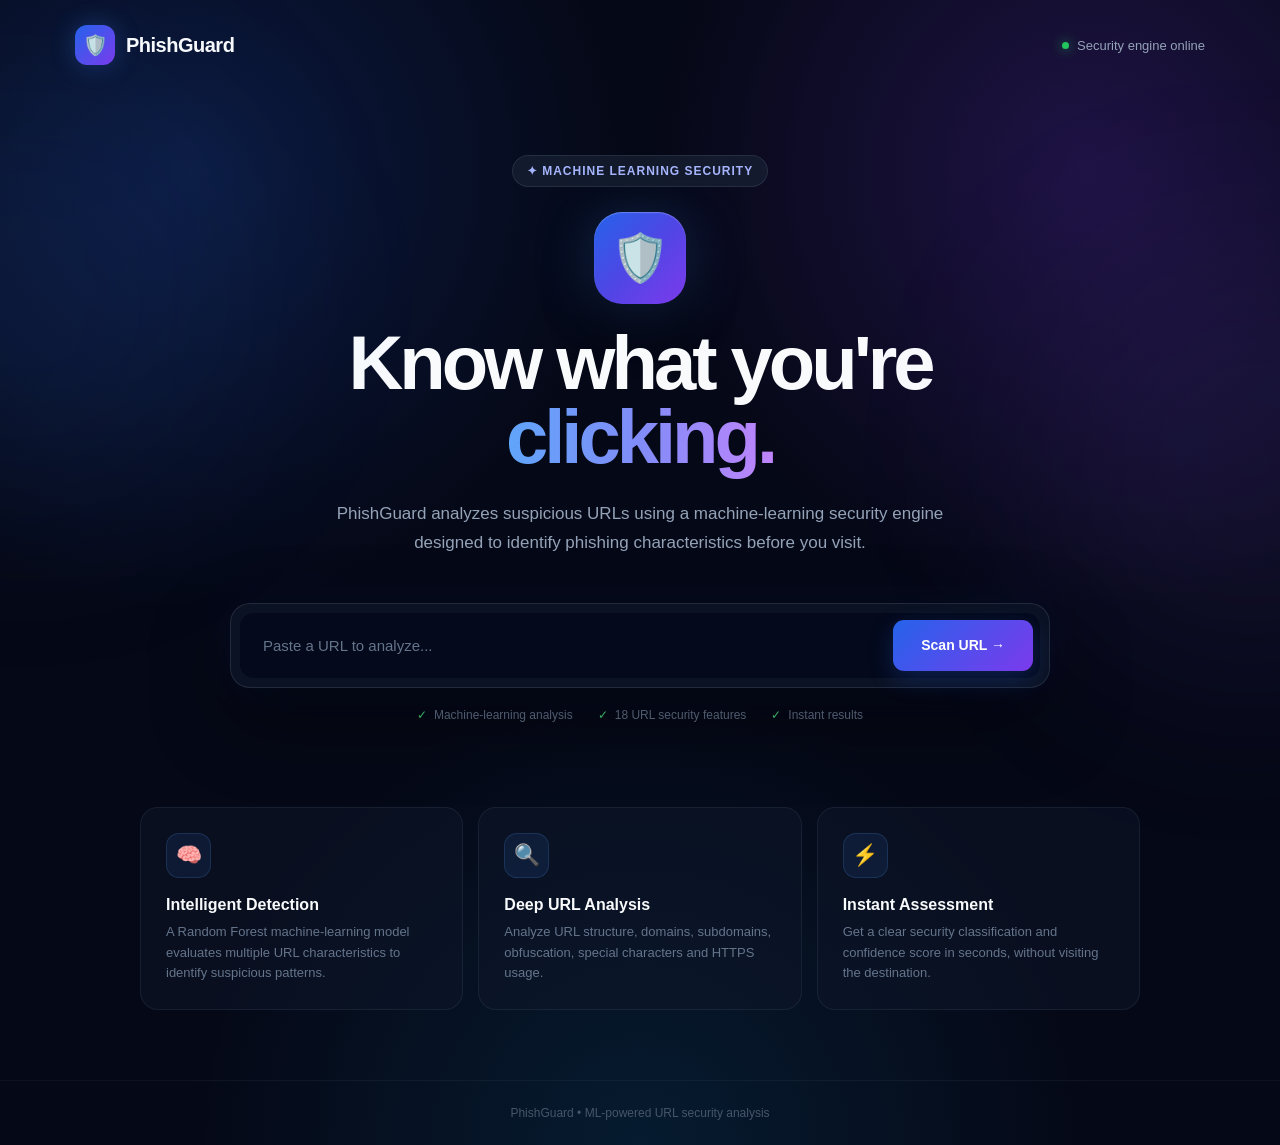
<file: templates/index.html>
<!DOCTYPE html>
<html lang="en">
<head>
    <meta charset="UTF-8">
    <meta name="viewport" content="width=device-width, initial-scale=1.0">

    <title>PhishGuard | AI URL Security</title>

    <style>
        * {
            box-sizing: border-box;
            margin: 0;
            padding: 0;
        }

        body {
            min-height: 100vh;
            font-family: Inter, Arial, sans-serif;
            color: #f8fafc;
            background:
                radial-gradient(
                    circle at 15% 15%,
                    rgba(37, 99, 235, 0.20),
                    transparent 30%
                ),
                radial-gradient(
                    circle at 85% 15%,
                    rgba(124, 58, 237, 0.22),
                    transparent 30%
                ),
                radial-gradient(
                    circle at 50% 100%,
                    rgba(14, 165, 233, 0.12),
                    transparent 35%
                ),
                #050816;
            overflow-x: hidden;
        }

        /* Background glow */
        .glow {
            position: fixed;
            width: 420px;
            height: 420px;
            border-radius: 50%;
            background: rgba(59, 130, 246, 0.08);
            filter: blur(100px);
            pointer-events: none;
        }

        .glow.one {
            top: 80px;
            left: -180px;
        }

        .glow.two {
            top: 250px;
            right: -180px;
            background: rgba(139, 92, 246, 0.09);
        }

        /* Navigation */
        nav {
            width: 100%;
            max-width: 1180px;
            margin: auto;
            padding: 25px 25px;

            display: flex;
            align-items: center;
            justify-content: space-between;
        }

        .logo {
            display: flex;
            align-items: center;
            gap: 11px;

            font-size: 20px;
            font-weight: 800;
            letter-spacing: -0.5px;
        }

        .logo-icon {
            width: 40px;
            height: 40px;

            display: flex;
            align-items: center;
            justify-content: center;

            border-radius: 12px;

            background: linear-gradient(
                135deg,
                #2563eb,
                #7c3aed
            );

            box-shadow:
                0 0 25px rgba(59,130,246,0.30);
        }

        .nav-status {
            display: flex;
            align-items: center;
            gap: 8px;

            color: #94a3b8;
            font-size: 13px;
        }

        .status-dot {
            width: 7px;
            height: 7px;
            border-radius: 50%;
            background: #22c55e;
            box-shadow: 0 0 12px rgba(34,197,94,0.8);
        }

        /* Hero */
        .hero {
            max-width: 1100px;
            margin: 65px auto 0;
            padding: 0 25px;

            text-align: center;
        }

        .eyebrow {
            display: inline-flex;
            align-items: center;
            gap: 8px;

            padding: 8px 14px;

            border-radius: 30px;

            background: rgba(30,41,59,0.55);
            border: 1px solid rgba(148,163,184,0.14);

            color: #a5b4fc;
            font-size: 12px;
            font-weight: 700;

            letter-spacing: 1px;
            text-transform: uppercase;

            backdrop-filter: blur(12px);
        }

        .hero-icon {
            width: 92px;
            height: 92px;

            margin: 25px auto 22px;

            display: flex;
            align-items: center;
            justify-content: center;

            border-radius: 28px;

            background:
                linear-gradient(
                    135deg,
                    #2563eb,
                    #4f46e5,
                    #7c3aed
                );

            box-shadow:
                0 0 60px rgba(59,130,246,0.25),
                0 20px 50px rgba(0,0,0,0.35),
                inset 0 1px 1px rgba(255,255,255,0.25);

            font-size: 47px;

            animation: float 4s ease-in-out infinite;
        }

        @keyframes float {
            0%, 100% {
                transform: translateY(0);
            }

            50% {
                transform: translateY(-7px);
            }
        }

        .hero h1 {
            max-width: 850px;
            margin: auto;

            font-size: clamp(44px, 7vw, 76px);
            line-height: 0.98;

            letter-spacing: -4px;
            font-weight: 850;
        }

        .gradient-text {
            background: linear-gradient(
                90deg,
                #60a5fa,
                #818cf8,
                #c084fc
            );

            -webkit-background-clip: text;
            background-clip: text;
            color: transparent;
        }

        .hero-description {
            max-width: 650px;
            margin: 25px auto 0;

            color: #94a3b8;

            font-size: 17px;
            line-height: 1.7;
        }

        /* Scanner */
        .scanner {
            max-width: 820px;
            margin: 45px auto 0;

            padding: 9px;

            border-radius: 20px;

            background: rgba(15,23,42,0.70);

            border: 1px solid rgba(148,163,184,0.17);

            box-shadow:
                0 30px 80px rgba(0,0,0,0.40),
                0 0 50px rgba(37,99,235,0.08);

            backdrop-filter: blur(20px);
        }

        .scanner-inner {
            display: flex;
            gap: 10px;

            padding: 7px;

            border-radius: 14px;

            background: rgba(2,6,23,0.65);
        }

        .url-input {
            flex: 1;

            border: none;
            outline: none;

            background: transparent;

            padding: 17px 16px;

            color: #f8fafc;

            font-size: 15px;
        }

        .url-input::placeholder {
            color: #64748b;
        }

        .scan-button {
            border: none;
            cursor: pointer;

            padding: 0 28px;

            border-radius: 11px;

            color: white;

            font-size: 14px;
            font-weight: 800;

            background:
                linear-gradient(
                    135deg,
                    #2563eb,
                    #7c3aed
                );

            box-shadow:
                0 8px 25px rgba(37,99,235,0.25);

            transition: 0.25s ease;
        }

        .scan-button:hover {
            transform: translateY(-2px);

            box-shadow:
                0 12px 35px rgba(99,102,241,0.35);
        }

        /* Trust */
        .trust {
            margin-top: 20px;

            display: flex;
            justify-content: center;
            gap: 25px;
            flex-wrap: wrap;

            color: #64748b;

            font-size: 12px;
        }

        .trust-item {
            display: flex;
            align-items: center;
            gap: 7px;
        }

        .check {
            color: #4ade80;
        }

        /* Feature cards */
        .features {
            max-width: 1050px;
            margin: 85px auto 70px;

            padding: 0 25px;

            display: grid;
            grid-template-columns: repeat(3, 1fr);
            gap: 15px;
        }

        .feature-card {
            padding: 25px;

            text-align: left;

            border-radius: 18px;

            background: rgba(15,23,42,0.48);

            border: 1px solid rgba(148,163,184,0.10);

            transition: 0.25s ease;
        }

        .feature-card:hover {
            transform: translateY(-5px);

            border-color: rgba(96,165,250,0.25);

            background: rgba(30,41,59,0.55);

            box-shadow:
                0 20px 45px rgba(0,0,0,0.22);
        }

        .feature-icon {
            width: 45px;
            height: 45px;

            display: flex;
            align-items: center;
            justify-content: center;

            margin-bottom: 18px;

            border-radius: 13px;

            background: rgba(59,130,246,0.10);

            border: 1px solid rgba(96,165,250,0.16);

            font-size: 21px;
        }

        .feature-card h3 {
            font-size: 16px;
            margin-bottom: 8px;
        }

        .feature-card p {
            color: #64748b;

            font-size: 13px;
            line-height: 1.6;
        }

        /* Footer */
        footer {
            padding: 25px;

            text-align: center;

            color: #475569;

            font-size: 12px;

            border-top: 1px solid rgba(148,163,184,0.07);
        }

        /* Mobile */
        @media (max-width: 700px) {

            nav {
                padding: 18px;
            }

            .nav-status {
                display: none;
            }

            .hero {
                margin-top: 45px;
            }

            .hero h1 {
                letter-spacing: -2px;
            }

            .hero-description {
                font-size: 15px;
            }

            .scanner-inner {
                flex-direction: column;
            }

            .url-input {
                min-height: 55px;
            }

            .scan-button {
                min-height: 52px;
            }

            .features {
                grid-template-columns: 1fr;
                margin-top: 55px;
            }
        }
    </style>
</head>

<body>

<div class="glow one"></div>
<div class="glow two"></div>


<!-- Navigation -->
<nav>

    <div class="logo">

        <div class="logo-icon">
            🛡️
        </div>

        PhishGuard

    </div>

    <div class="nav-status">
        <span class="status-dot"></span>
        Security engine online
    </div>

</nav>


<!-- Hero -->
<section class="hero">

    <div class="eyebrow">
        ✦ Machine Learning Security
    </div>

    <div class="hero-icon">
        🛡️
    </div>

    <h1>
        Know what you're
        <span class="gradient-text">
            clicking.
        </span>
    </h1>

    <p class="hero-description">
        PhishGuard analyzes suspicious URLs using a
        machine-learning security engine designed to
        identify phishing characteristics before you visit.
    </p>


    <!-- Scanner -->
    <form
        class="scanner"
        action="/analyze"
        method="POST"
    >

        <div class="scanner-inner">

            <input
                class="url-input"
                type="text"
                name="url"
                placeholder="Paste a URL to analyze..."
                autocomplete="off"
                required
            >

            <button
                class="scan-button"
                type="submit"
            >
                Scan URL →
            </button>

        </div>

    </form>


    <!-- Trust indicators -->
    <div class="trust">

        <div class="trust-item">
            <span class="check">✓</span>
            Machine-learning analysis
        </div>

        <div class="trust-item">
            <span class="check">✓</span>
            18 URL security features
        </div>

        <div class="trust-item">
            <span class="check">✓</span>
            Instant results
        </div>

    </div>

</section>


<!-- Features -->
<section class="features">

    <div class="feature-card">

        <div class="feature-icon">
            🧠
        </div>

        <h3>
            Intelligent Detection
        </h3>

        <p>
            A Random Forest machine-learning model
            evaluates multiple URL characteristics
            to identify suspicious patterns.
        </p>

    </div>


    <div class="feature-card">

        <div class="feature-icon">
            🔍
        </div>

        <h3>
            Deep URL Analysis
        </h3>

        <p>
            Analyze URL structure, domains, subdomains,
            obfuscation, special characters and
            HTTPS usage.
        </p>

    </div>


    <div class="feature-card">

        <div class="feature-icon">
            ⚡
        </div>

        <h3>
            Instant Assessment
        </h3>

        <p>
            Get a clear security classification and
            confidence score in seconds, without
            visiting the destination.
        </p>

    </div>

</section>


<footer>
    PhishGuard • ML-powered URL security analysis
</footer>


</body>
</html>
</file>
